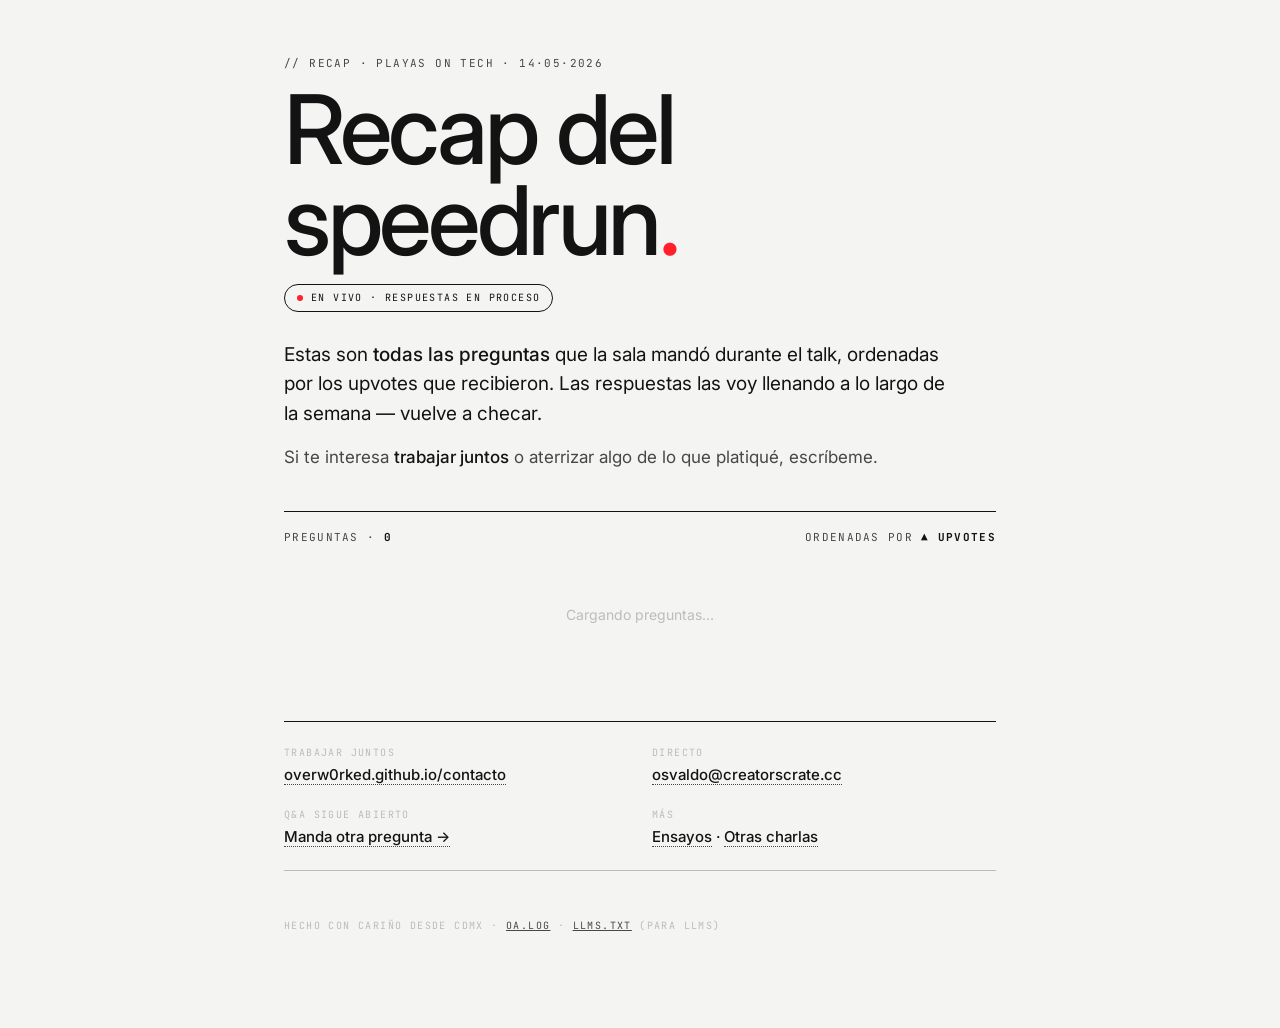
<file: static/stage/speedrun-empresa-era-ia/recap/index.html>
<!DOCTYPE html>
<html lang="es-MX">
<head>
  <meta charset="UTF-8">
  <meta name="viewport" content="width=device-width, initial-scale=1.0">
  <meta name="theme-color" content="#F4F4F2">
  <title>Recap · Speedrun · Empresa en la era de IA · oa.log</title>
  <meta name="description" content="Recap del talk Speedrun en Playas on Tech 2026 — preguntas reales de la sala + respuestas.">
  <link rel="alternate" type="text/markdown" href="../llms.txt" title="LLM-readable expanded version of the talk">
  <link rel="icon" type="image/svg+xml" href="data:image/svg+xml,%3Csvg xmlns='http://www.w3.org/2000/svg' viewBox='0 0 16 16'%3E%3Crect width='16' height='16' fill='%23F4F4F2'/%3E%3Ctext x='8' y='12' font-family='Inter,sans-serif' font-size='10' font-weight='500' text-anchor='middle' fill='%23131313'%3Eoa%3C/text%3E%3Ccircle cx='13' cy='3' r='1.5' fill='%23FF202B'/%3E%3C/svg%3E">
  <link rel="preconnect" href="https://fonts.googleapis.com">
  <link rel="preconnect" href="https://fonts.gstatic.com" crossorigin>
  <link href="https://fonts.googleapis.com/css2?family=Inter:wght@400;500&family=JetBrains+Mono:wght@400;500&display=swap" rel="stylesheet">
  <style>
    :root { --paper: #F4F4F2; --ink-900: #131313; --ink-500: #474747; --ink-300: #BCBCBC; --ink-100: #E5E3DD; --accent: #FF202B; }
    *, *::before, *::after { box-sizing: border-box; }
    html, body { margin: 0; padding: 0; background: var(--paper); color: var(--ink-900); font-family: 'Inter', system-ui, sans-serif; -webkit-font-smoothing: antialiased; }
    .wrap { max-width: 760px; margin: 0 auto; padding: 56px 24px 96px; }
    .mono { font-family: 'JetBrains Mono', monospace; letter-spacing: 1.4px; text-transform: uppercase; font-size: 11px; color: var(--ink-500); }
    h1 { font-size: clamp(48px, 8vw, 96px); line-height: 0.95; letter-spacing: -0.035em; font-weight: 500; margin: 14px 0 18px; color: var(--ink-900); }
    h1 .red { color: var(--accent); }
    p { font-size: 17px; line-height: 1.55; color: var(--ink-500); margin: 0 0 16px; max-width: 56ch; }
    p b { color: var(--ink-900); font-weight: 500; }
    .lede { color: var(--ink-900); font-size: 19px; }
    .pill { display: inline-flex; align-items: center; gap: 8px; padding: 5px 12px; border: 0.5px solid var(--ink-900); border-radius: 999px; font-family: 'JetBrains Mono', monospace; font-size: 10px; letter-spacing: 1.4px; text-transform: uppercase; color: var(--ink-900); margin-bottom: 28px; }
    .pill .live { width: 6px; height: 6px; background: var(--accent); border-radius: 50%; }

    .feed-head { display: flex; justify-content: space-between; align-items: baseline; padding: 18px 0 12px; margin-top: 40px; border-top: 1px solid var(--ink-900); font-family: 'JetBrains Mono', monospace; font-size: 11px; letter-spacing: 1.3px; text-transform: uppercase; color: var(--ink-500); }
    .feed-head b { color: var(--ink-900); }

    .q { display: grid; grid-template-columns: 56px 1fr 60px; gap: 14px; padding: 18px 6px 18px; border-bottom: 0.5px solid var(--ink-300); align-items: flex-start; }
    .q .tag { font-family: 'JetBrains Mono', monospace; font-size: 11px; color: var(--accent); letter-spacing: 1px; padding-top: 4px; }
    .q .body { min-width: 0; }
    .q .text { font-size: 16.5px; line-height: 1.42; color: var(--ink-900); font-weight: 500; margin: 0 0 10px; word-break: break-word; }
    .q .ans { font-size: 14.5px; line-height: 1.5; color: var(--ink-500); margin: 0; max-width: 56ch; padding: 10px 14px; border-left: 2px solid var(--accent); background: var(--ink-100); }
    .q .ans b { color: var(--ink-900); }
    .q .pending { display: inline-flex; align-items: center; gap: 6px; font-family: 'JetBrains Mono', monospace; font-size: 9.5px; letter-spacing: 1.4px; text-transform: uppercase; color: var(--accent); padding: 4px 10px; border: 0.5px solid var(--accent); border-radius: 999px; }
    .q .pending .dot { width: 5px; height: 5px; background: var(--accent); border-radius: 50%; animation: q-pending-pulse 1.8s ease-in-out infinite; }
    @keyframes q-pending-pulse { 0%, 100% { opacity: 1; } 50% { opacity: 0.4; } }
    .q .up { display: flex; flex-direction: column; align-items: center; line-height: 1.2; font-family: 'JetBrains Mono', monospace; }
    .q .up .arr { color: var(--accent); font-size: 14px; }
    .q .up .ct { font-size: 13px; color: var(--ink-900); font-weight: 500; }

    .empty { padding: 48px 8px; text-align: center; color: var(--ink-300); font-size: 14px; line-height: 1.55; }

    .grid { display: grid; grid-template-columns: 1fr 1fr; gap: 24px; margin: 48px 0 36px; padding: 24px 0; border-top: 1px solid var(--ink-900); border-bottom: 0.5px solid var(--ink-300); }
    .grid .label { font-family: 'JetBrains Mono', monospace; font-size: 10px; letter-spacing: 1.4px; text-transform: uppercase; color: var(--ink-300); margin-bottom: 6px; }
    .grid .val { font-size: 15px; color: var(--ink-900); font-weight: 500; }
    .grid .val a { color: inherit; text-decoration: none; border-bottom: 1px dotted var(--ink-500); }

    .foot { font-family: 'JetBrains Mono', monospace; font-size: 10px; letter-spacing: 1.4px; text-transform: uppercase; color: var(--ink-300); margin-top: 48px; }
    .foot a { color: var(--ink-500); }

    @media (max-width: 480px) {
      .wrap { padding: 36px 18px 64px; }
      .q { grid-template-columns: 42px 1fr 48px; gap: 10px; }
      .q .text { font-size: 15px; }
    }
  </style>
</head>
<body>
  <div class="wrap">
    <div class="mono">// Recap · Playas on Tech · 14·05·2026</div>
    <h1>Recap del speedrun<span class="red">.</span></h1>
    <p class="pill"><span class="live"></span>En vivo · respuestas en proceso</p>
    <p class="lede">Estas son <b>todas las preguntas</b> que la sala mandó durante el talk, ordenadas por los upvotes que recibieron. Las respuestas las voy llenando a lo largo de la semana — vuelve a checar.</p>
    <p>Si te interesa <b>trabajar juntos</b> o aterrizar algo de lo que platiqué, escríbeme.</p>

    <div class="feed-head">
      <span>Preguntas · <b id="qCount">0</b></span>
      <span>Ordenadas por <b>▲ upvotes</b></span>
    </div>

    <div id="qList">
      <div class="empty">Cargando preguntas&hellip;</div>
    </div>

    <div class="grid">
      <div>
        <div class="label">Trabajar juntos</div>
        <div class="val"><a href="/contacto/">overw0rked.github.io/contacto</a></div>
      </div>
      <div>
        <div class="label">Directo</div>
        <div class="val"><a href="mailto:osvaldo@creatorscrate.cc">osvaldo@creatorscrate.cc</a></div>
      </div>
      <div>
        <div class="label">Q&amp;A sigue abierto</div>
        <div class="val"><a href="../qa.html">Manda otra pregunta →</a></div>
      </div>
      <div>
        <div class="label">Más</div>
        <div class="val"><a href="/blog/">Ensayos</a> · <a href="/stage/">Otras charlas</a></div>
      </div>
    </div>

    <div class="foot">Hecho con cariño desde CDMX &middot; <a href="/">oa.log</a> &middot; <a href="../llms.txt">llms.txt</a> (para LLMs)</div>
  </div>

  <script src="../qa-config.js"></script>
  <script type="module">
    const cfg = window.QA_CONFIG || {};
    const list  = document.getElementById('qList');
    const count = document.getElementById('qCount');

    if (!cfg.SUPABASE_URL || !cfg.SUPABASE_ANON_KEY) {
      list.innerHTML = '<div class="empty">No conectado a Supabase. Edita qa-config.js.</div>';
    } else {
      const { createClient } = await import('https://esm.sh/@supabase/supabase-js@2.45.4');
      const supa = createClient(cfg.SUPABASE_URL, cfg.SUPABASE_ANON_KEY);

      const escape = (s) => String(s).replace(/[&<>"']/g, c => ({'&':'&amp;','<':'&lt;','>':'&gt;','"':'&quot;',"'":'&#39;'}[c]));
      // Allow basic inline markdown for responses: **bold**, *italic*, line breaks
      const renderResponse = (raw) => {
        let s = escape(raw);
        s = s.replace(/\*\*([^*]+)\*\*/g, '<b>$1</b>');
        s = s.replace(/\*([^*]+)\*/g, '<i>$1</i>');
        s = s.replace(/\n\n+/g, '</p><p>').replace(/\n/g, '<br>');
        return '<p>' + s + '</p>';
      };

      const { data, error } = await supa.from('qa_questions')
        .select('id, slide_num, text, upvotes, response, answered_at, created_at')
        .eq('session_slug', cfg.TALK_SLUG)
        .order('upvotes', { ascending: false })
        .order('created_at', { ascending: false });

      if (error) {
        list.innerHTML = '<div class="empty">Error cargando preguntas. Refresca en un momento.</div>';
        console.error(error);
      } else if (!data || data.length === 0) {
        list.innerHTML = '<div class="empty">Sin preguntas. (¿Se cayó el realtime? Manda la tuya y refresca.)</div>';
        count.textContent = '0';
      } else {
        count.textContent = String(data.length).padStart(2, '0');
        list.innerHTML = data.map(q => {
          const slide = q.slide_num ? '#' + String(q.slide_num).padStart(2, '0') : '#—';
          const answerBlock = q.response
            ? '<div class="ans">' + renderResponse(q.response) + '</div>'
            : '<span class="pending"><span class="dot"></span>Respuesta pendiente</span>';
          return '<article class="q">' +
                   '<div class="tag">' + slide + '</div>' +
                   '<div class="body">' +
                     '<p class="text">' + escape(q.text) + '</p>' +
                     answerBlock +
                   '</div>' +
                   '<div class="up"><span class="arr">▲</span><span class="ct">' + q.upvotes + '</span></div>' +
                 '</article>';
        }).join('');
      }
    }
  </script>
</body>
</html>
</file>
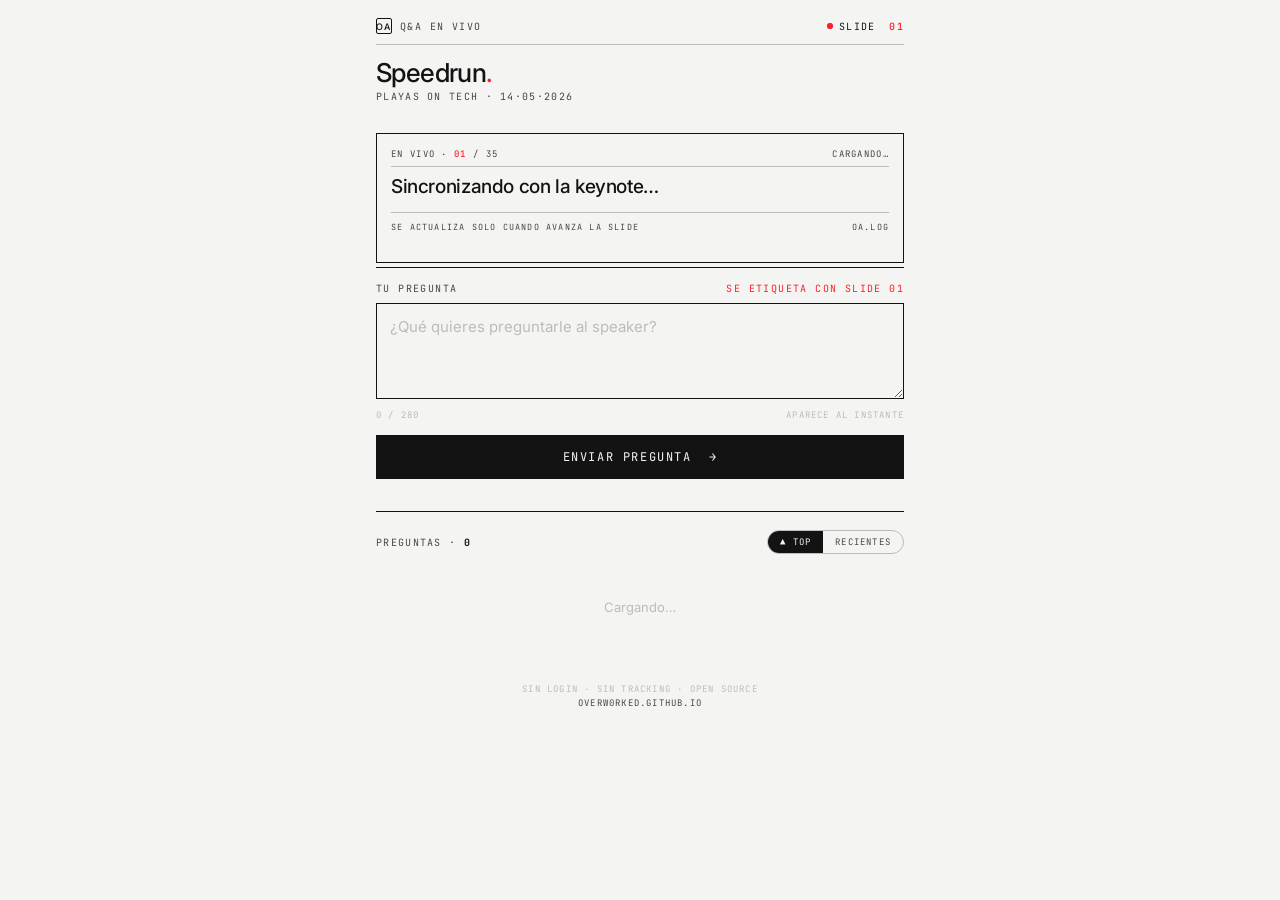
<file: static/stage/speedrun-empresa-era-ia/qa.html>
<!DOCTYPE html>
<html lang="es-MX">
<head>
  <meta charset="UTF-8">
  <meta name="viewport" content="width=device-width, initial-scale=1.0, viewport-fit=cover">
  <meta name="theme-color" content="#F4F4F2">
  <title>Q&A · Speedrun · oa.log</title>
  <meta name="description" content="Manda preguntas en vivo durante la keynote. Las mejores votadas suben al top.">
  <meta name="robots" content="noindex">
  <link rel="icon" type="image/svg+xml" href="data:image/svg+xml,%3Csvg xmlns='http://www.w3.org/2000/svg' viewBox='0 0 16 16'%3E%3Crect width='16' height='16' fill='%23F4F4F2'/%3E%3Ctext x='8' y='12' font-family='Inter,sans-serif' font-size='10' font-weight='500' text-anchor='middle' fill='%23131313'%3Eoa%3C/text%3E%3Ccircle cx='13' cy='3' r='1.5' fill='%23FF202B'/%3E%3C/svg%3E">
  <link rel="preconnect" href="https://fonts.googleapis.com">
  <link rel="preconnect" href="https://fonts.gstatic.com" crossorigin>
  <link href="https://fonts.googleapis.com/css2?family=Inter:wght@400;500&family=JetBrains+Mono:wght@400;500&display=swap" rel="stylesheet">
  <style>
    *, *::before, *::after { box-sizing: border-box; }
    html, body { margin: 0; padding: 0; background: #F4F4F2; }
    body {
      font-family: 'Inter', system-ui, sans-serif;
      color: #131313;
      -webkit-font-smoothing: antialiased;
      -moz-osx-font-smoothing: grayscale;
      min-height: 100dvh;
      padding-bottom: env(safe-area-inset-bottom);
    }
    :root {
      --paper: #F4F4F2;
      --ink-900: #131313;
      --ink-500: #474747;
      --ink-300: #BCBCBC;
      --ink-100: #E5E3DD;
      --accent: #FF202B;
    }
    .wrap { max-width: 560px; margin: 0 auto; padding: 18px 16px 96px; }
    .mono { font-family: 'JetBrains Mono', ui-monospace, monospace; letter-spacing: 0.5px; }

    /* Header */
    .top {
      display: flex; justify-content: space-between; align-items: center;
      padding-bottom: 10px; border-bottom: 0.5px solid var(--ink-300);
      font-family: 'JetBrains Mono', ui-monospace, monospace;
      font-size: 10px; letter-spacing: 1.4px; text-transform: uppercase;
      color: var(--ink-500);
    }
    .top .left { display: inline-flex; align-items: center; gap: 8px; }
    .top .mark {
      width: 16px; height: 16px; border: 1px solid var(--ink-900);
      border-radius: 2px; display: inline-flex; align-items: center; justify-content: center;
      font-size: 9px; font-weight: 500; color: var(--ink-900);
      font-family: 'Inter', sans-serif;
    }
    .top .slide-pill {
      color: var(--ink-900); display: inline-flex; align-items: center; gap: 6px;
    }
    .top .slide-pill .live {
      display: inline-block; width: 6px; height: 6px; background: var(--accent);
      border-radius: 50%; position: relative;
    }
    .top .slide-pill .live::after {
      content: ''; position: absolute; inset: 0; border-radius: 50%;
      border: 1.5px solid var(--accent); animation: live-pulse 1.8s ease-out infinite;
    }
    @keyframes live-pulse { 0% { transform: scale(1); opacity: 0.8; } 100% { transform: scale(3); opacity: 0; } }
    .top .slide-pill b { color: var(--accent); font-weight: 500; }

    /* Slide preview */
    .preview {
      margin: 14px 0 4px;
      border: 0.5px solid var(--ink-900);
      background: var(--paper);
      padding: 14px 14px 12px;
      position: relative;
      min-height: 130px;
      overflow: hidden;
    }
    .preview .preview-top {
      display: flex; justify-content: space-between; align-items: baseline;
      font-family: 'JetBrains Mono', ui-monospace, monospace;
      font-size: 9px; letter-spacing: 1.3px; text-transform: uppercase;
      color: var(--ink-500); padding-bottom: 6px; border-bottom: 0.5px solid var(--ink-300);
      margin-bottom: 10px;
    }
    .preview .preview-top .num {
      color: var(--accent); font-weight: 500;
    }
    .preview .preview-num-big { display: none; }
    .preview .preview-title {
      font-size: 19px; line-height: 1.1; letter-spacing: -0.02em;
      font-weight: 500; margin: 0 0 4px; color: var(--ink-900);
      position: relative; z-index: 1;
    }
    .preview .preview-title .red { color: var(--accent); }
    .preview .preview-body {
      font-size: 12.5px; line-height: 1.42; color: var(--ink-500); margin: 4px 0 0;
      position: relative; z-index: 1;
      display: -webkit-box; -webkit-line-clamp: 4; -webkit-box-orient: vertical;
      overflow: hidden;
    }
    .preview .preview-foot {
      display: flex; justify-content: space-between; align-items: baseline;
      margin-top: 10px; padding-top: 8px; border-top: 0.5px solid var(--ink-300);
      font-family: 'JetBrains Mono', ui-monospace, monospace;
      font-size: 8.5px; letter-spacing: 1.2px; text-transform: uppercase;
      color: var(--ink-500);
    }
    .preview.flip { animation: preview-flip 360ms ease; }
    @keyframes preview-flip {
      0%   { transform: translateY(8px); opacity: 0.7; }
      100% { transform: translateY(0);    opacity: 1;   }
    }

    /* Title */
    .title-block { padding: 14px 0 16px; }
    .title-block h1 {
      font-size: 26px; line-height: 1.05; letter-spacing: -0.024em;
      font-weight: 500; margin: 0 0 4px; color: var(--ink-900);
    }
    .title-block h1 .red { color: var(--accent); }
    .title-block .event {
      font-family: 'JetBrains Mono', ui-monospace, monospace;
      font-size: 10px; letter-spacing: 1.3px; text-transform: uppercase;
      color: var(--ink-500);
    }

    /* Form */
    .form-block { padding: 14px 0; border-top: 1px solid var(--ink-900); }
    .form-label {
      font-family: 'JetBrains Mono', ui-monospace, monospace;
      font-size: 10px; letter-spacing: 1.4px; text-transform: uppercase;
      color: var(--ink-500); margin-bottom: 8px; display: flex;
      justify-content: space-between; align-items: center;
    }
    .form-label .tag-slide { color: var(--accent); }
    textarea {
      width: 100%; border: 0.5px solid var(--ink-900); background: var(--paper);
      padding: 12px 13px; font-family: 'Inter', sans-serif; font-size: 15px;
      line-height: 1.4; color: var(--ink-900); resize: vertical;
      min-height: 96px; border-radius: 0; outline: none;
      transition: border-color 160ms ease;
    }
    textarea:focus { border-color: var(--accent); }
    textarea::placeholder { color: var(--ink-300); }
    .form-foot {
      display: flex; justify-content: space-between; align-items: center;
      font-family: 'JetBrains Mono', ui-monospace, monospace;
      font-size: 9px; letter-spacing: 1.2px; text-transform: uppercase;
      color: var(--ink-300); margin-top: 6px;
    }
    .form-foot.over { color: var(--accent); }
    .btn-submit {
      width: 100%; margin-top: 14px;
      background: var(--ink-900); color: var(--paper);
      border: none; padding: 14px; cursor: pointer;
      font-family: 'JetBrains Mono', ui-monospace, monospace;
      font-size: 12px; letter-spacing: 1.6px; text-transform: uppercase;
      transition: background 160ms ease, transform 80ms ease;
    }
    .btn-submit:hover:not(:disabled) { background: #2A2A2A; }
    .btn-submit:active:not(:disabled) { transform: scale(0.99); }
    .btn-submit:disabled { background: var(--ink-300); color: var(--paper); cursor: not-allowed; }

    .toast {
      position: fixed; left: 50%; bottom: 16px;
      transform: translateX(-50%) translateY(8px);
      background: var(--ink-900); color: var(--paper);
      padding: 10px 16px; font-size: 12px;
      font-family: 'JetBrains Mono', ui-monospace, monospace;
      letter-spacing: 1.2px; text-transform: uppercase;
      opacity: 0; transition: opacity 220ms ease, transform 220ms ease;
      pointer-events: none; z-index: 50; max-width: 90vw;
    }
    .toast.show { opacity: 1; transform: translateX(-50%) translateY(0); }
    .toast.err { background: var(--accent); }

    /* Feed */
    .feed-head {
      display: flex; justify-content: space-between; align-items: center;
      padding: 18px 0 8px; margin-top: 18px; border-top: 1px solid var(--ink-900);
      font-family: 'JetBrains Mono', ui-monospace, monospace;
      font-size: 10px; letter-spacing: 1.3px; text-transform: uppercase;
      color: var(--ink-500);
    }
    .feed-head b { color: var(--ink-900); }

    .sort-toggle {
      display: inline-flex; border: 0.5px solid var(--ink-300); border-radius: 999px;
      overflow: hidden; font-family: 'JetBrains Mono', ui-monospace, monospace;
      font-size: 9px; letter-spacing: 1.2px; text-transform: uppercase;
    }
    .sort-toggle button {
      background: transparent; border: none; padding: 5px 12px; cursor: pointer;
      color: var(--ink-500); font: inherit; letter-spacing: inherit;
      text-transform: inherit;
    }
    .sort-toggle button.active { background: var(--ink-900); color: var(--paper); }

    .q-list { display: flex; flex-direction: column; padding: 0; }
    .q-list .empty {
      padding: 36px 8px; text-align: center; color: var(--ink-300);
      font-size: 13px; line-height: 1.5;
    }
    .q-row {
      display: grid; grid-template-columns: 38px 1fr 56px;
      gap: 10px; padding: 14px 4px; border-bottom: 0.5px solid var(--ink-300);
      align-items: flex-start;
    }
    .q-row.fresh { animation: q-fresh 600ms ease; }
    @keyframes q-fresh {
      0% { background: var(--ink-100); }
      100% { background: transparent; }
    }
    .q-row .slide-tag {
      font-family: 'JetBrains Mono', ui-monospace, monospace;
      font-size: 10px; letter-spacing: 1px; color: var(--ink-500);
      padding-top: 2px;
    }
    .q-row .slide-tag.current { color: var(--accent); }
    .q-row .text {
      font-size: 14.5px; line-height: 1.42; color: var(--ink-900);
      word-wrap: break-word; overflow-wrap: anywhere;
    }
    .q-row .upvote {
      display: flex; flex-direction: column; align-items: center;
      gap: 1px; cursor: pointer; user-select: none;
      padding: 4px 0; border-radius: 4px; transition: background 160ms ease;
      background: transparent; border: none; font-family: inherit;
    }
    .q-row .upvote:hover { background: var(--ink-100); }
    .q-row .upvote .arr {
      font-size: 14px; line-height: 1; color: var(--ink-300);
      transition: color 160ms ease;
    }
    .q-row .upvote.voted .arr { color: var(--accent); }
    .q-row .upvote .count {
      font-family: 'JetBrains Mono', ui-monospace, monospace;
      font-size: 12px; color: var(--ink-900); font-weight: 500;
    }
    .q-row .upvote.bump { animation: bump 220ms ease; }
    @keyframes bump { 50% { transform: scale(1.15); } }

    .foot {
      padding: 28px 4px 12px; font-family: 'JetBrains Mono', ui-monospace, monospace;
      font-size: 9px; letter-spacing: 1.2px; text-transform: uppercase;
      color: var(--ink-300); text-align: center; line-height: 1.6;
    }
    .foot a { color: var(--ink-500); text-decoration: none; }

    /* Config-missing banner */
    .config-warn {
      background: var(--accent); color: var(--paper); padding: 12px 14px;
      font-size: 12px; line-height: 1.45; margin: -18px -16px 16px;
      font-family: 'JetBrains Mono', ui-monospace, monospace;
      letter-spacing: 0.5px;
    }
    .config-warn b { font-weight: 500; }

    @media (max-width: 380px) {
      .title-block h1 { font-size: 22px; }
      .q-row { grid-template-columns: 34px 1fr 48px; gap: 8px; }
      .q-row .text { font-size: 14px; }
    }
  </style>
</head>
<body>
  <div class="wrap">
    <div id="configWarn" class="config-warn" style="display:none">
      <b>Q&A no configurado.</b> Edita <code>qa-config.js</code> con tu SUPABASE_URL y SUPABASE_ANON_KEY, después corre <code>qa-setup.sql</code> en el SQL editor de Supabase.
    </div>

    <div class="top">
      <span class="left"><span class="mark">oa</span>Q&amp;A en vivo</span>
      <span class="slide-pill"><span class="live"></span>Slide&nbsp;<b id="slideNum">01</b></span>
    </div>

    <div class="title-block">
      <h1 id="talkTitle">Speedrun<span class="red">.</span></h1>
      <div class="event" id="talkEvent">Playas on Tech · 14·05·2026</div>
    </div>

    <div class="preview" id="preview" aria-live="polite">
      <div class="preview-top">
        <span>En vivo · <span class="num" id="previewNum">01</span> / <span id="previewTotal">35</span></span>
        <span id="previewKind">cargando&hellip;</span>
      </div>
      <h2 class="preview-title" id="previewTitle">Sincronizando con la keynote&hellip;</h2>
      <p class="preview-body" id="previewBody"></p>
      <div class="preview-foot">
        <span id="previewFoot">se actualiza solo cuando avanza la slide</span>
        <span>oa.log</span>
      </div>
      <div class="preview-num-big" id="previewNumBig">01</div>
    </div>

    <form class="form-block" id="qaForm">
      <div class="form-label">
        <span>Tu pregunta</span>
        <span class="tag-slide">se etiqueta con slide <span id="tagSlide">01</span></span>
      </div>
      <textarea id="qaText" maxlength="280" placeholder="¿Qué quieres preguntarle al speaker?" required></textarea>
      <div class="form-foot" id="charCounter"><span><span id="charNum">0</span> / 280</span><span>Aparece al instante</span></div>
      <button class="btn-submit" type="submit" id="submitBtn">Enviar pregunta &nbsp;→</button>
    </form>

    <div class="feed-head">
      <span>Preguntas · <b id="totalCount">0</b></span>
      <div class="sort-toggle" id="sortToggle">
        <button data-sort="top" class="active">▲ Top</button>
        <button data-sort="new">Recientes</button>
      </div>
    </div>

    <div class="q-list" id="qList">
      <div class="empty">Cargando&hellip;</div>
    </div>

    <div class="foot">
      Sin login · sin tracking · open source<br>
      <a href="/">overw0rked.github.io</a>
    </div>
  </div>

  <div class="toast" id="toast"></div>

  <script src="qa-config.js"></script>
  <script type="module">
    import { createClient } from 'https://esm.sh/@supabase/supabase-js@2.45.4';

    const cfg = window.QA_CONFIG || {};
    if (!cfg.SUPABASE_URL || !cfg.SUPABASE_ANON_KEY) {
      document.getElementById('configWarn').style.display = 'block';
      document.getElementById('submitBtn').disabled = true;
      throw new Error('QA_CONFIG missing');
    }

    const supa = createClient(cfg.SUPABASE_URL, cfg.SUPABASE_ANON_KEY, {
      realtime: { params: { eventsPerSecond: 10 } }
    });

    const $ = (id) => document.getElementById(id);
    const pad2 = (n) => String(n).padStart(2, '0');
    const escape = (s) => String(s).replace(/[&<>"']/g, (c) => ({
      '&': '&amp;', '<': '&lt;', '>': '&gt;', '"': '&quot;', "'": '&#39;'
    }[c]));
    const toast = (msg, err) => {
      const el = $('toast');
      el.textContent = msg;
      el.classList.toggle('err', !!err);
      el.classList.add('show');
      clearTimeout(toast._t);
      toast._t = setTimeout(() => el.classList.remove('show'), 2400);
    };

    // ---- State -----------------------------------------------------------
    const state = {
      currentSlide: 1,
      sort: 'top',
      questions: [],
      voted: new Set(JSON.parse(localStorage.getItem('oa-qa-voted') || '[]')),
    };

    function persistVoted() {
      localStorage.setItem('oa-qa-voted', JSON.stringify([...state.voted]));
    }

    // ---- Initial header from config -------------------------------------
    $('talkTitle').innerHTML = (cfg.TALK_TITLE || 'Q&A').replace(/\.$/, '<span class="red">.</span>') || 'Q&A<span class="red">.</span>';
    if (!/\.$/.test(cfg.TALK_TITLE || '')) {
      $('talkTitle').innerHTML = escape(cfg.TALK_TITLE || 'Q&A') + '<span class="red">.</span>';
    }
    $('talkEvent').textContent = cfg.TALK_EVENT || '';
    $('previewTotal').textContent = cfg.TOTAL_SLIDES || 35;

    // ---- Slide preview parsing -------------------------------------------
    // Fetch the keynote once and extract per-slide content so we can
    // show a synced text preview as the speaker navigates.
    const slideIndex = new Map();  // num -> { title, body, kind, foot }
    async function loadSlideIndex() {
      try {
        const res = await fetch('keynote.html', { cache: 'no-cache' });
        if (!res.ok) throw new Error('keynote fetch ' + res.status);
        const html = await res.text();
        const doc  = new DOMParser().parseFromString(html, 'text/html');
        doc.querySelectorAll('section.slide[data-slide]').forEach(sec => {
          const num = parseInt(sec.dataset.slide, 10);
          const classes = sec.className;
          let kind = 'slide';
          if (classes.includes('slide-cover'))   kind = 'cover';
          else if (classes.includes('slide-about'))   kind = 'about';
          else if (classes.includes('slide-roadmap')) kind = 'mapa';
          else if (classes.includes('slide-visual'))  kind = 'visual';
          else if (classes.includes('slide-step'))    kind = 'paso';
          else if (classes.includes('slide-cierre'))  kind = 'cierre';

          // Title hunting — different per slide kind
          let titleEl =
            sec.querySelector('h1.hero') ||
            sec.querySelector('.about-content h2') ||
            sec.querySelector('.roadmap-head h2') ||
            sec.querySelector('h2.step-title') ||
            sec.querySelector('.vz-head h3') ||
            sec.querySelector('h2');
          let title = titleEl ? titleEl.innerHTML
            .replace(/<span[^>]*class="[^"]*red[^"]*"[^>]*>([^<]+)<\/span>/gi,
                     '<span class="red">$1</span>')
            .replace(/<[^>]+>/g, m => /^<\/?span[^>]*class="red"[^>]*>$|^<\/span>$/i.test(m) ? m : '')
            .trim()
            : '';

          // Body / supporting line
          let bodyEl =
            sec.querySelector('.step-body-text') ||
            sec.querySelector('.about-content .bio') ||
            sec.querySelector('.roadmap-head .sub') ||
            sec.querySelector('p.sub') ||
            sec.querySelector('.vz-head p, .vz-foot .vz-caption');
          let body = bodyEl ? bodyEl.textContent.trim().replace(/\s+/g, ' ') : '';

          // Foot label (for step slides)
          let footEl =
            sec.querySelector('.step-foot .cat') ||
            sec.querySelector('.vz-foot span:last-child');
          let foot = footEl ? footEl.textContent.trim() : '';

          slideIndex.set(num, { title, body, kind, foot });
        });
      } catch (e) {
        console.warn('Could not load slide index:', e);
      }
    }

    function renderPreview(n) {
      const entry = slideIndex.get(n);
      const previewEl = $('preview');
      $('previewNum').textContent = pad2(n);
      $('previewNumBig').textContent = pad2(n);
      if (!entry) {
        $('previewKind').textContent = '';
        $('previewTitle').textContent = 'Slide ' + pad2(n);
        $('previewBody').textContent = '';
        $('previewFoot').textContent = '—';
      } else {
        $('previewKind').textContent = entry.kind;
        $('previewTitle').innerHTML = entry.title || '—';
        $('previewBody').textContent = entry.body || '';
        $('previewFoot').textContent = entry.foot || (entry.body ? '' : 'visual sin texto');
      }
      // tiny flip anim
      previewEl.classList.remove('flip');
      void previewEl.offsetWidth;
      previewEl.classList.add('flip');
    }

    // ---- Slide indicator -------------------------------------------------
    function setSlide(n) {
      state.currentSlide = n;
      $('slideNum').textContent = pad2(n);
      $('tagSlide').textContent = pad2(n);
      renderPreview(n);
      // Re-render to update "current" highlight on rows
      render();
    }

    // ---- Char counter ----------------------------------------------------
    const text = $('qaText');
    const charNum = $('charNum');
    const charCounter = $('charCounter');
    text.addEventListener('input', () => {
      const n = text.value.length;
      charNum.textContent = n;
      charCounter.classList.toggle('over', n > 260);
    });

    // ---- Sort toggle -----------------------------------------------------
    $('sortToggle').addEventListener('click', (e) => {
      const b = e.target.closest('button[data-sort]');
      if (!b) return;
      state.sort = b.dataset.sort;
      [...$('sortToggle').children].forEach(c => c.classList.toggle('active', c === b));
      render();
    });

    // ---- Render ---------------------------------------------------------
    function render(freshId) {
      const list = $('qList');
      const items = [...state.questions];
      if (state.sort === 'top') {
        items.sort((a, b) => b.upvotes - a.upvotes || (new Date(b.created_at) - new Date(a.created_at)));
      } else {
        items.sort((a, b) => new Date(b.created_at) - new Date(a.created_at));
      }
      $('totalCount').textContent = pad2(items.length);
      if (items.length === 0) {
        list.innerHTML = '<div class="empty">Aún no hay preguntas.<br>Sé la primera, manda la tuya.</div>';
        return;
      }
      list.innerHTML = items.map(q => {
        const voted = state.voted.has(q.id);
        const isCurrent = q.slide_num === state.currentSlide;
        return `
          <div class="q-row${q.id === freshId ? ' fresh' : ''}" data-id="${q.id}">
            <div class="slide-tag${isCurrent ? ' current' : ''}">#${pad2(q.slide_num || 0)}</div>
            <div class="text">${escape(q.text)}</div>
            <button class="upvote${voted ? ' voted' : ''}" data-id="${q.id}" aria-label="Upvote">
              <span class="arr">▲</span>
              <span class="count">${q.upvotes}</span>
            </button>
          </div>`;
      }).join('');
    }

    // ---- Upvote ---------------------------------------------------------
    document.getElementById('qList').addEventListener('click', async (e) => {
      const btn = e.target.closest('.upvote');
      if (!btn) return;
      const id = btn.dataset.id;
      if (state.voted.has(id)) { toast('Ya votaste esta'); return; }
      state.voted.add(id); persistVoted();
      btn.classList.add('voted', 'bump');
      // optimistic count bump
      const q = state.questions.find(x => x.id === id);
      if (q) { q.upvotes += 1; btn.querySelector('.count').textContent = q.upvotes; }
      setTimeout(() => btn.classList.remove('bump'), 240);
      try {
        await supa.rpc('increment_upvote', { qid: id });
      } catch (err) {
        // revert
        state.voted.delete(id); persistVoted();
        btn.classList.remove('voted');
        if (q) { q.upvotes -= 1; btn.querySelector('.count').textContent = q.upvotes; }
        toast('Falló el upvote', true);
      }
    });

    // ---- Submit ---------------------------------------------------------
    $('qaForm').addEventListener('submit', async (e) => {
      e.preventDefault();
      const value = text.value.trim();
      if (!value) return;
      if (value.length > 280) { toast('Demasiado largo (max 280)', true); return; }
      $('submitBtn').disabled = true;
      try {
        const { error } = await supa.from('qa_questions').insert({
          session_slug: cfg.TALK_SLUG,
          slide_num: state.currentSlide,
          text: value,
        });
        if (error) throw error;
        text.value = '';
        charNum.textContent = '0';
        charCounter.classList.remove('over');
        toast('Pregunta enviada');
      } catch (err) {
        console.error(err);
        toast('No se pudo enviar', true);
      } finally {
        $('submitBtn').disabled = false;
      }
    });

    // ---- Load initial state --------------------------------------------
    async function loadAll() {
      // session
      const { data: sess } = await supa.from('qa_sessions').select('*').eq('slug', cfg.TALK_SLUG).maybeSingle();
      if (sess) {
        if (sess.total_slides) $('previewTotal').textContent = sess.total_slides;
        setSlide(sess.current_slide || 1);
      }

      // questions
      const { data: qs } = await supa.from('qa_questions')
        .select('*').eq('session_slug', cfg.TALK_SLUG)
        .order('created_at', { ascending: false }).limit(200);
      state.questions = qs || [];
      render();
    }

    // ---- Realtime -------------------------------------------------------
    function subscribe() {
      const ch = supa.channel('qa-' + cfg.TALK_SLUG)
        .on('postgres_changes', {
          event: 'INSERT', schema: 'public', table: 'qa_questions',
          filter: `session_slug=eq.${cfg.TALK_SLUG}`
        }, (payload) => {
          const q = payload.new;
          if (!state.questions.find(x => x.id === q.id)) {
            state.questions.unshift(q);
            render(q.id);
          }
        })
        .on('postgres_changes', {
          event: 'UPDATE', schema: 'public', table: 'qa_questions',
          filter: `session_slug=eq.${cfg.TALK_SLUG}`
        }, (payload) => {
          const idx = state.questions.findIndex(x => x.id === payload.new.id);
          if (idx >= 0) {
            state.questions[idx] = payload.new;
            render();
          }
        })
        .on('postgres_changes', {
          event: 'UPDATE', schema: 'public', table: 'qa_sessions',
          filter: `slug=eq.${cfg.TALK_SLUG}`
        }, (payload) => {
          setSlide(payload.new.current_slide || 1);
        })
        .subscribe();
      return ch;
    }

    await Promise.all([loadAll(), loadSlideIndex()]);
    // Re-render preview now that the slide index is populated.
    renderPreview(state.currentSlide);
    subscribe();
  </script>
</body>
</html>
</file>
